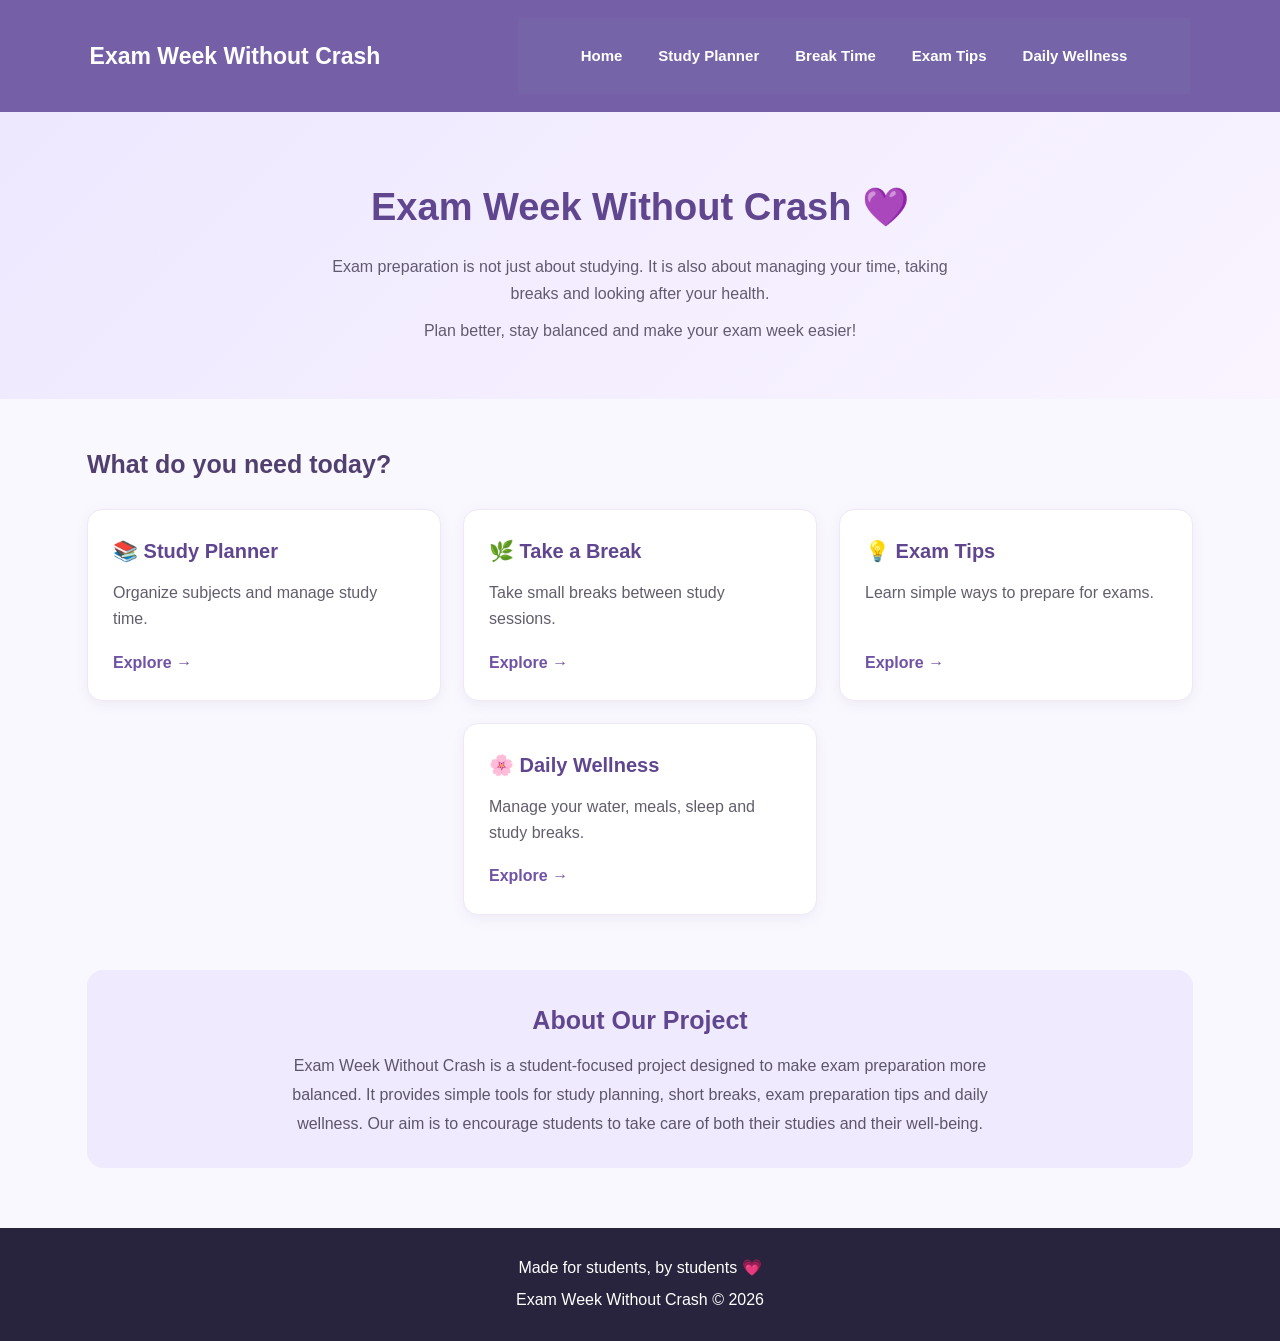
<file: index.html>
<!DOCTYPE html>
<html lang="en">

<head>
    <meta charset="UTF-8">
    <meta name="viewport" content="width=device-width, initial-scale=1.0">

    <title>Exam Week Without Crash</title>

    <!-- Existing CSS file -->
    <link rel="stylesheet" href="style.css">

    <!-- Home page styling -->
    <style>
        * {
            box-sizing: border-box;
        }

        body {
            margin: 0;
            font-family: Arial, sans-serif;
            background: #faf8ff;
            color: #353044;
        }

        .home-header {
            background: #7560a8;
            color: white;
            padding: 18px 7%;
            display: flex;
            justify-content: space-between;
            align-items: center;
            flex-wrap: wrap;
            gap: 15px;
        }

        .home-header h2 {
            margin: 0;
            font-size: 23px;
        }

        .home-nav {
            display: flex;
            flex-wrap: wrap;
            gap: 20px;
        }

        .home-nav a {
            color: white;
            text-decoration: none;
            font-size: 15px;
            font-weight: 600;
        }

        .home-nav a:hover {
            text-decoration: underline;
        }

        .home-hero {
            text-align: center;
            padding: 65px 20px 45px;
            background: linear-gradient(135deg, #eee8ff, #f9f4ff);
        }

        .home-hero h1 {
            color: #60458f;
            font-size: 38px;
            margin-bottom: 15px;
        }

        .home-hero p {
            max-width: 650px;
            margin: 10px auto;
            line-height: 1.7;
            color: #625b70;
            font-size: 16px;
        }

        .home-content {
            max-width: 1150px;
            margin: 45px auto;
            padding: 0 22px;
        }

        .home-content h2 {
            color: #51406f;
            margin-bottom: 25px;
            font-size: 25px;
        }

        .home-card-grid {
            display: grid;
            grid-template-columns: repeat(3, minmax(0, 1fr));
            gap: 22px;
            align-items: stretch;
        }

        .home-feature-card {
            background: white;
            border: 1px solid #eee8f7;
            border-radius: 15px;
            padding: 25px;
            min-height: 190px;
            display: flex;
            flex-direction: column;
            box-shadow: 0 4px 14px rgba(70, 50, 100, 0.07);
            transition: transform 0.2s, box-shadow 0.2s;
        }

        .home-feature-card:hover {
            transform: translateY(-4px);
            box-shadow: 0 8px 20px rgba(70, 50, 100, 0.13);
        }

        .home-feature-card h3 {
            color: #60458f;
            font-size: 20px;
            margin: 0 0 13px;
        }

        .home-feature-card p {
            color: #625d6b;
            line-height: 1.6;
            margin: 0 0 18px;
            flex-grow: 1;
        }

        .home-feature-card a {
            color: #7053a5;
            font-weight: bold;
            text-decoration: none;
            display: inline-block;
        }

        .home-feature-card a:hover {
            text-decoration: underline;
        }

        .home-about {
            margin-top: 55px;
            padding: 30px;
            background: #f0eaff;
            border-radius: 16px;
            text-align: center;
        }

        .home-about h2 {
            color: #60458f;
            margin-bottom: 12px;
        }

        .home-about p {
            max-width: 750px;
            margin: auto;
            line-height: 1.8;
            color: #5d5669;
        }

        .home-footer {
            background: #29243d;
            color: white;
            text-align: center;
            padding: 23px 15px;
            margin-top: 60px;
            line-height: 1.8;
        }

        .home-footer p {
            margin: 3px;
        }

        @media (max-width: 800px) {
            .home-card-grid {
                grid-template-columns: repeat(2, minmax(0, 1fr));
            }

            .home-hero h1 {
                font-size: 30px;
            }
        }

        @media (max-width: 550px) {
            .home-card-grid {
                grid-template-columns: 1fr;
            }

            .home-header {
                justify-content: center;
                text-align: center;
            }

            .home-nav {
                justify-content: center;
            }

            .home-hero {
                padding: 45px 18px;
            }
        }
        /* Center the fourth card */
.home-feature-card:nth-child(4) {
    grid-column: 2 / 3;
}

@media (max-width: 800px) {
    .home-feature-card:nth-child(4) {
        grid-column: auto;
    }
}
    </style>
</head>

<body>

    <!-- Website Header -->
    <header class="home-header">

        <h2>Exam Week Without Crash</h2>

        <nav class="home-nav">
            <a href="index.html">Home</a>
            <a href="planner.html">Study Planner</a>
            <a href="break.html">Break Time</a>
            <a href="tips.html">Exam Tips</a>
            <a href="wellness.html">Daily Wellness</a>
        </nav>

    </header>


    <!-- Welcome Section -->
    <section class="home-hero">

        <h1>Exam Week Without Crash 💜</h1>

        <p>
            Exam preparation is not just about studying.
            It is also about managing your time, taking breaks
            and looking after your health.
        </p>

        <p>
            Plan better, stay balanced and make your exam week easier!
        </p>

    </section>


    <!-- Main Features -->
    <main class="home-content">

        <h2>What do you need today?</h2>

        <section class="home-card-grid">

            <!-- Study Planner Card -->
            <div class="home-feature-card">

                <h3>📚 Study Planner</h3>

                <p>
                    Organize subjects and manage study time.
                </p>

                <a href="planner.html">Explore →</a>

            </div>


            <!-- Break Time Card -->
            <div class="home-feature-card">

                <h3>🌿 Take a Break</h3>

                <p>
                    Take small breaks between study sessions.
                </p>

                <a href="break.html">Explore →</a>

            </div>


            <!-- Exam Tips Card -->
            <div class="home-feature-card">

                <h3>💡 Exam Tips</h3>

                <p>
                    Learn simple ways to prepare for exams.
                </p>

                <a href="tips.html">Explore →</a>

            </div>


            <!-- Daily Wellness Card -->
            <div class="home-feature-card">

                <h3>🌸 Daily Wellness</h3>

                <p>
                    Manage your water, meals, sleep and study breaks.
                </p>

                <a href="wellness.html">Explore →</a>

            </div>

        </section>


        <!-- About Project Section -->
        <section class="home-about">

            <h2>About Our Project</h2>

            <p>
                Exam Week Without Crash is a student-focused project
                designed to make exam preparation more balanced.
                It provides simple tools for study planning, short
                breaks, exam preparation tips and daily wellness.
                Our aim is to encourage students to take care of
                both their studies and their well-being.
            </p>

        </section>

    </main>


    <!-- Website Footer -->
    <footer class="home-footer">

        <p>Made for students, by students 💗</p>

        <p>Exam Week Without Crash © 2026</p>

    </footer>


    <!-- Existing JavaScript file -->
    <script src="script.js"></script>

</body>
</html>
</file>
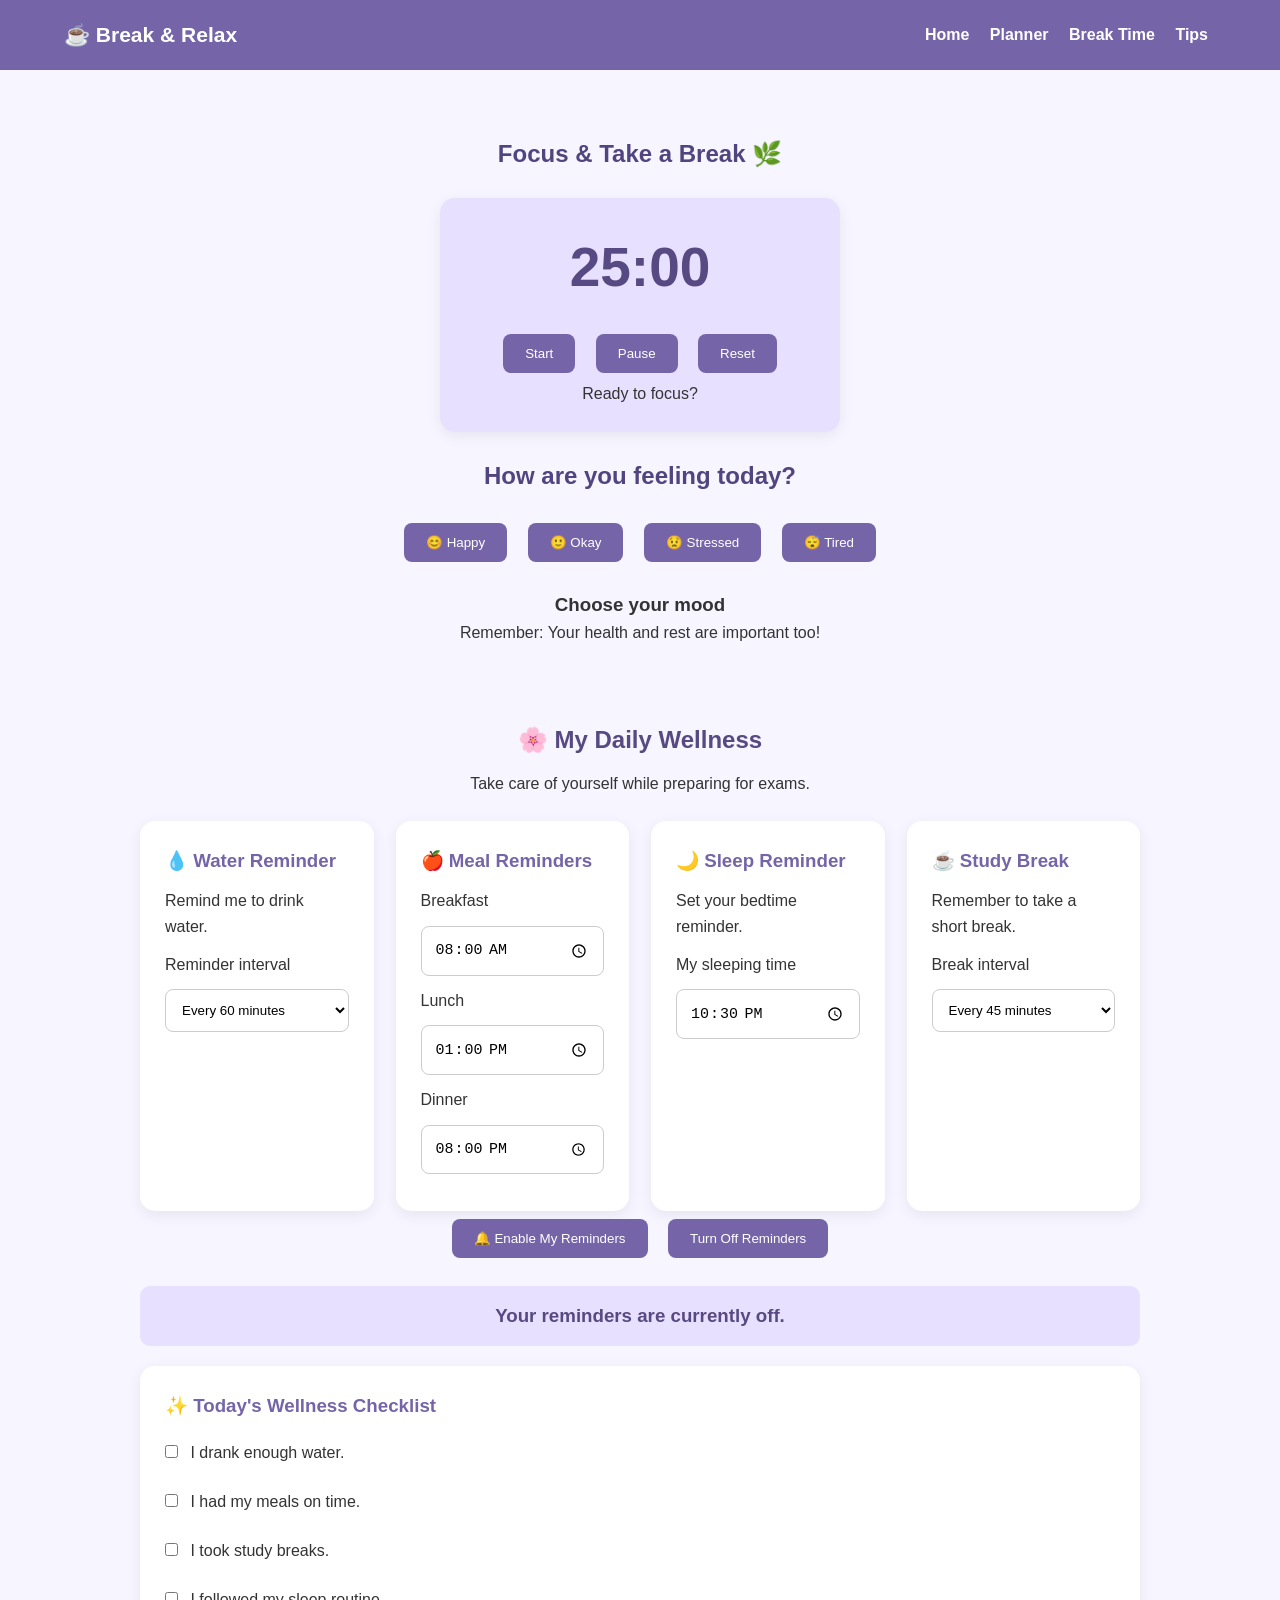
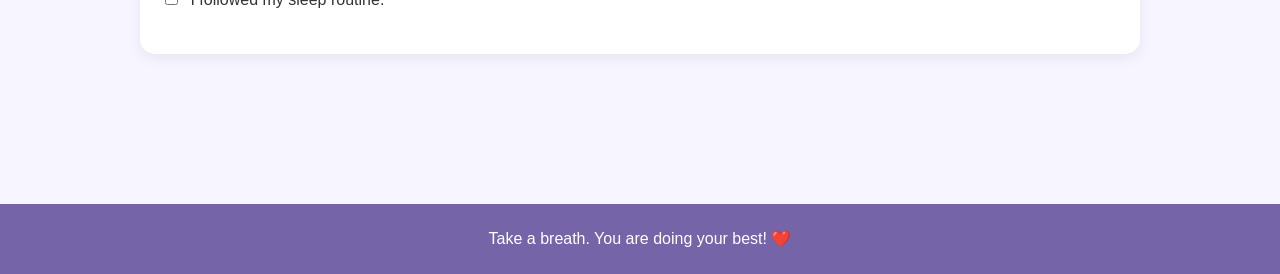
<file: break.html>
<!DOCTYPE html>
<html>
<head>
    <title>Break Time</title>
    <link rel="stylesheet" href="style.css">
</head>
<body>

<nav>
    <h2>☕ Break & Relax</h2>
    <div>
        <a href="index.html">Home</a>
        <a href="planner.html">Planner</a>
        <a href="break.html">Break Time</a>
        <a href="tips.html">Tips</a>
    </div>
</nav>

<section class="container center">
    <h1>Focus & Take a Break 🌿</h1>

    <div class="timer-box">
        <h2 id="timer">25:00</h2>
        <button onclick="startTimer()">Start</button>
        <button onclick="pauseTimer()">Pause</button>
        <button onclick="resetTimer()">Reset</button>
        <p id="timerMessage">Ready to focus?</p>
    </div>

    <h2>How are you feeling today?</h2>

    <div class="moods">
        <button onclick="setMood('Happy 😊')">😊 Happy</button>
        <button onclick="setMood('Okay 🙂')">🙂 Okay</button>
        <button onclick="setMood('Stressed 😟')">😟 Stressed</button>
        <button onclick="setMood('Tired 😴')">😴 Tired</button>
    </div>

    <h3 id="moodResult">Choose your mood</h3>

    <p>Remember: Your health and rest are important too!</p>
    <!-- DAILY WELLNESS REMINDERS -->

<div class="wellness-section" id="wellness">

    <h1>🌸 My Daily Wellness</h1>
    <p>Take care of yourself while preparing for exams.</p>

    <div class="cards">

        <div class="card">
            <h3>💧 Water Reminder</h3>
            <p>Remind me to drink water.</p>
            <label>Reminder interval</label>
            <select id="waterInterval">
                <option value="30">Every 30 minutes</option>
                <option value="60" selected>Every 60 minutes</option>
                <option value="90">Every 90 minutes</option>
            </select>
        </div>

        <div class="card">
            <h3>🍎 Meal Reminders</h3>
            <label>Breakfast</label>
            <input type="time" id="breakfastTime" value="08:00">

            <label>Lunch</label>
            <input type="time" id="lunchTime" value="13:00">

            <label>Dinner</label>
            <input type="time" id="dinnerTime" value="20:00">
        </div>

        <div class="card">
            <h3>🌙 Sleep Reminder</h3>
            <p>Set your bedtime reminder.</p>
            <label>My sleeping time</label>
            <input type="time" id="sleepTime" value="22:30">
        </div>

        <div class="card">
            <h3>☕ Study Break</h3>
            <p>Remember to take a short break.</p>
            <label>Break interval</label>
            <select id="breakInterval">
                <option value="30">Every 30 minutes</option>
                <option value="45" selected>Every 45 minutes</option>
                <option value="60">Every 60 minutes</option>
            </select>
        </div>

    </div>

    <button onclick="enableReminders()">
        🔔 Enable My Reminders
    </button>

    <button onclick="disableReminders()">
        Turn Off Reminders
    </button>

    <h3 id="reminderStatus">
        Your reminders are currently off.
    </h3>

    <div class="card">
        <h3>✨ Today's Wellness Checklist</h3>

        <label><input type="checkbox"> I drank enough water.</label>
        <label><input type="checkbox"> I had my meals on time.</label>
        <label><input type="checkbox"> I took study breaks.</label>
        <label><input type="checkbox"> I followed my sleep routine.</label>
    </div>

</div>
</section>

<footer>
    Take a breath. You are doing your best! ❤️
</footer>

<script src="script.js"></script>
</body>
</html>
</file>
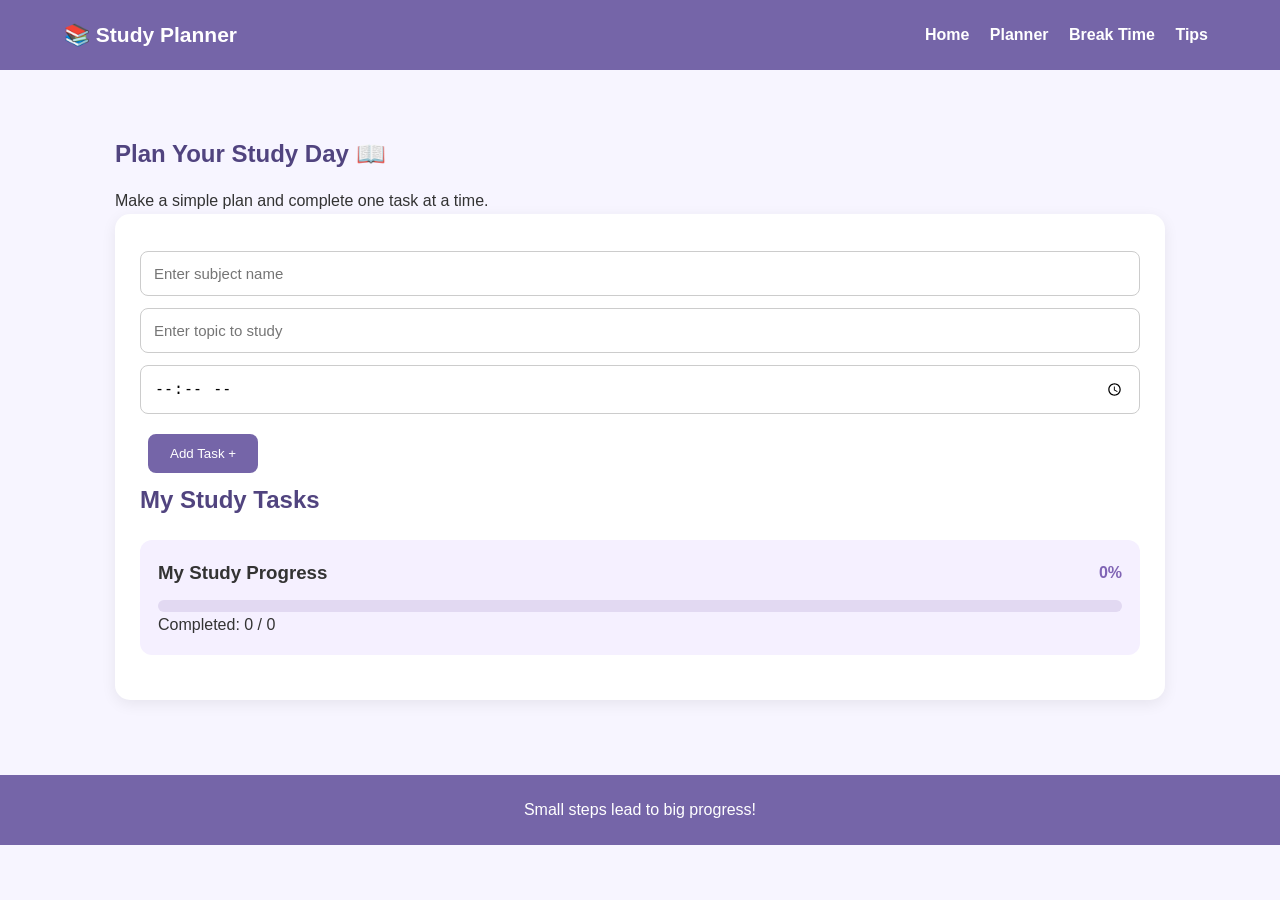
<file: planner.html>
<!DOCTYPE html>
<html>
<head>
    <title>Study Planner</title>
    <link rel="stylesheet" href="style.css">
</head>
<body>

<nav>
    <h2>📚 Study Planner</h2>
    <div>
        <a href="index.html">Home</a>
        <a href="planner.html">Planner</a>
        <a href="break.html">Break Time</a>
        <a href="tips.html">Tips</a>
    </div>
</nav>

<section class="container">
    <h1>Plan Your Study Day 📖</h1>
    <p>Make a simple plan and complete one task at a time.</p>

    <div class="planner-box">
        <input id="subject" placeholder="Enter subject name">
        <input id="topic" placeholder="Enter topic to study">
        <input id="studyTime" type="time">

        <button onclick="addTask()">Add Task +</button>

        <h2>My Study Tasks</h2>

<div class="progress-section">
    <div class="progress-heading">
        <h3>My Study Progress</h3>
        <span id="progressPercent">0%</span>
    </div>

    <div class="progress-bar">
        <div id="progressFill"></div>
    </div>

    <p id="progress">Completed: 0 / 0</p>
</div>

<div id="taskList"></div>
    </div>
</section>

<footer>
    Small steps lead to big progress!
</footer>

<script src="script.js"></script>
</body>
</html>
</file>
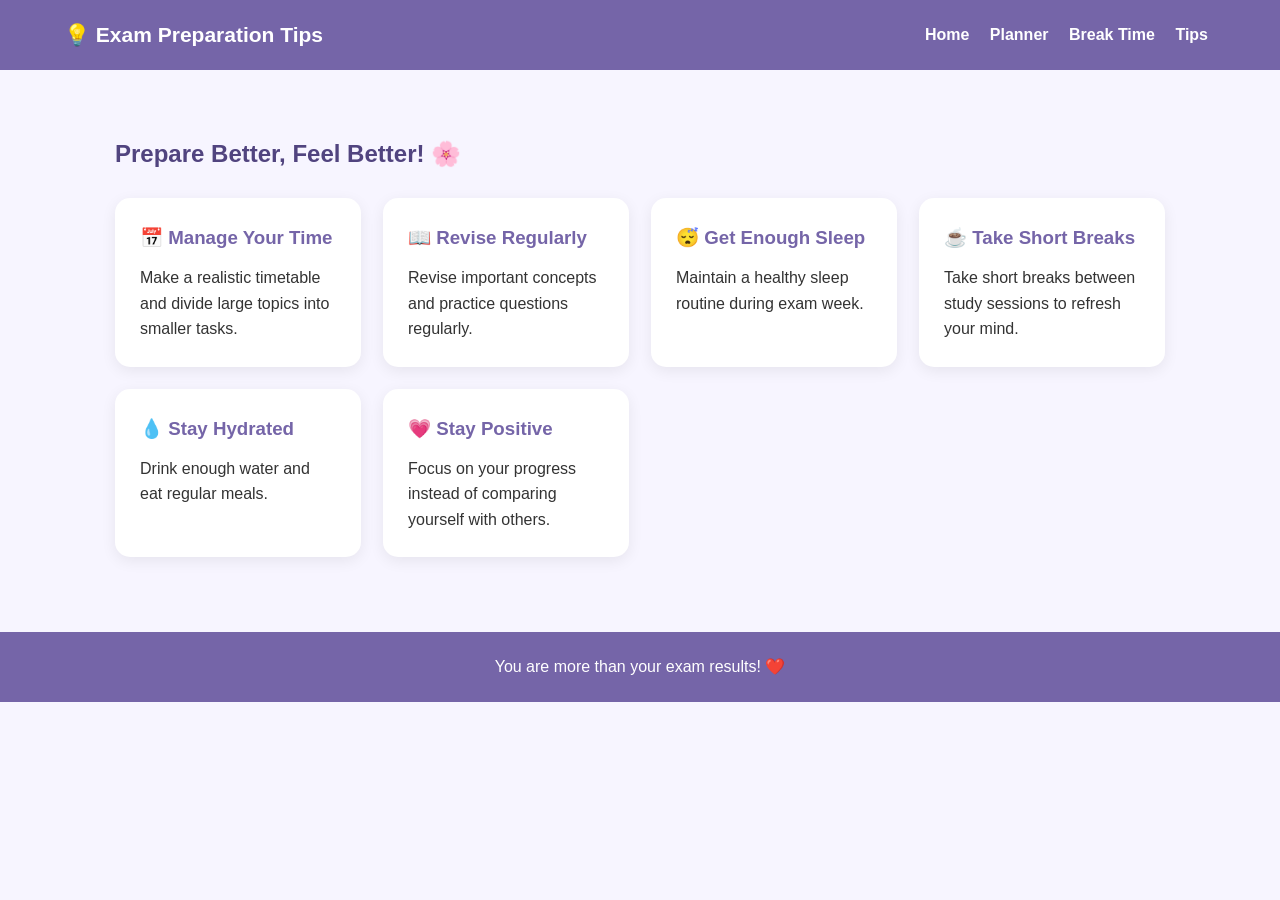
<file: tips.html>
<!DOCTYPE html>
<html>
<head>
    <title>Exam Tips</title>
    <link rel="stylesheet" href="style.css">
</head>
<body>

<nav>
    <h2>💡 Exam Preparation Tips</h2>
    <div>
        <a href="index.html">Home</a>
        <a href="planner.html">Planner</a>
        <a href="break.html">Break Time</a>
        <a href="tips.html">Tips</a>
    </div>
</nav>

<section class="container">
    <h1>Prepare Better, Feel Better! 🌸</h1>

    <div class="cards">

        <div class="card">
            <h3>📅 Manage Your Time</h3>
            <p>Make a realistic timetable and divide large topics into smaller tasks.</p>
        </div>

        <div class="card">
            <h3>📖 Revise Regularly</h3>
            <p>Revise important concepts and practice questions regularly.</p>
        </div>

        <div class="card">
            <h3>😴 Get Enough Sleep</h3>
            <p>Maintain a healthy sleep routine during exam week.</p>
        </div>

        <div class="card">
            <h3>☕ Take Short Breaks</h3>
            <p>Take short breaks between study sessions to refresh your mind.</p>
        </div>

        <div class="card">
            <h3>💧 Stay Hydrated</h3>
            <p>Drink enough water and eat regular meals.</p>
        </div>

        <div class="card">
            <h3>💗 Stay Positive</h3>
            <p>Focus on your progress instead of comparing yourself with others.</p>
        </div>

    </div>
</section>

<footer>
    You are more than your exam results! ❤️
</footer>

</body>
</html>
</file>
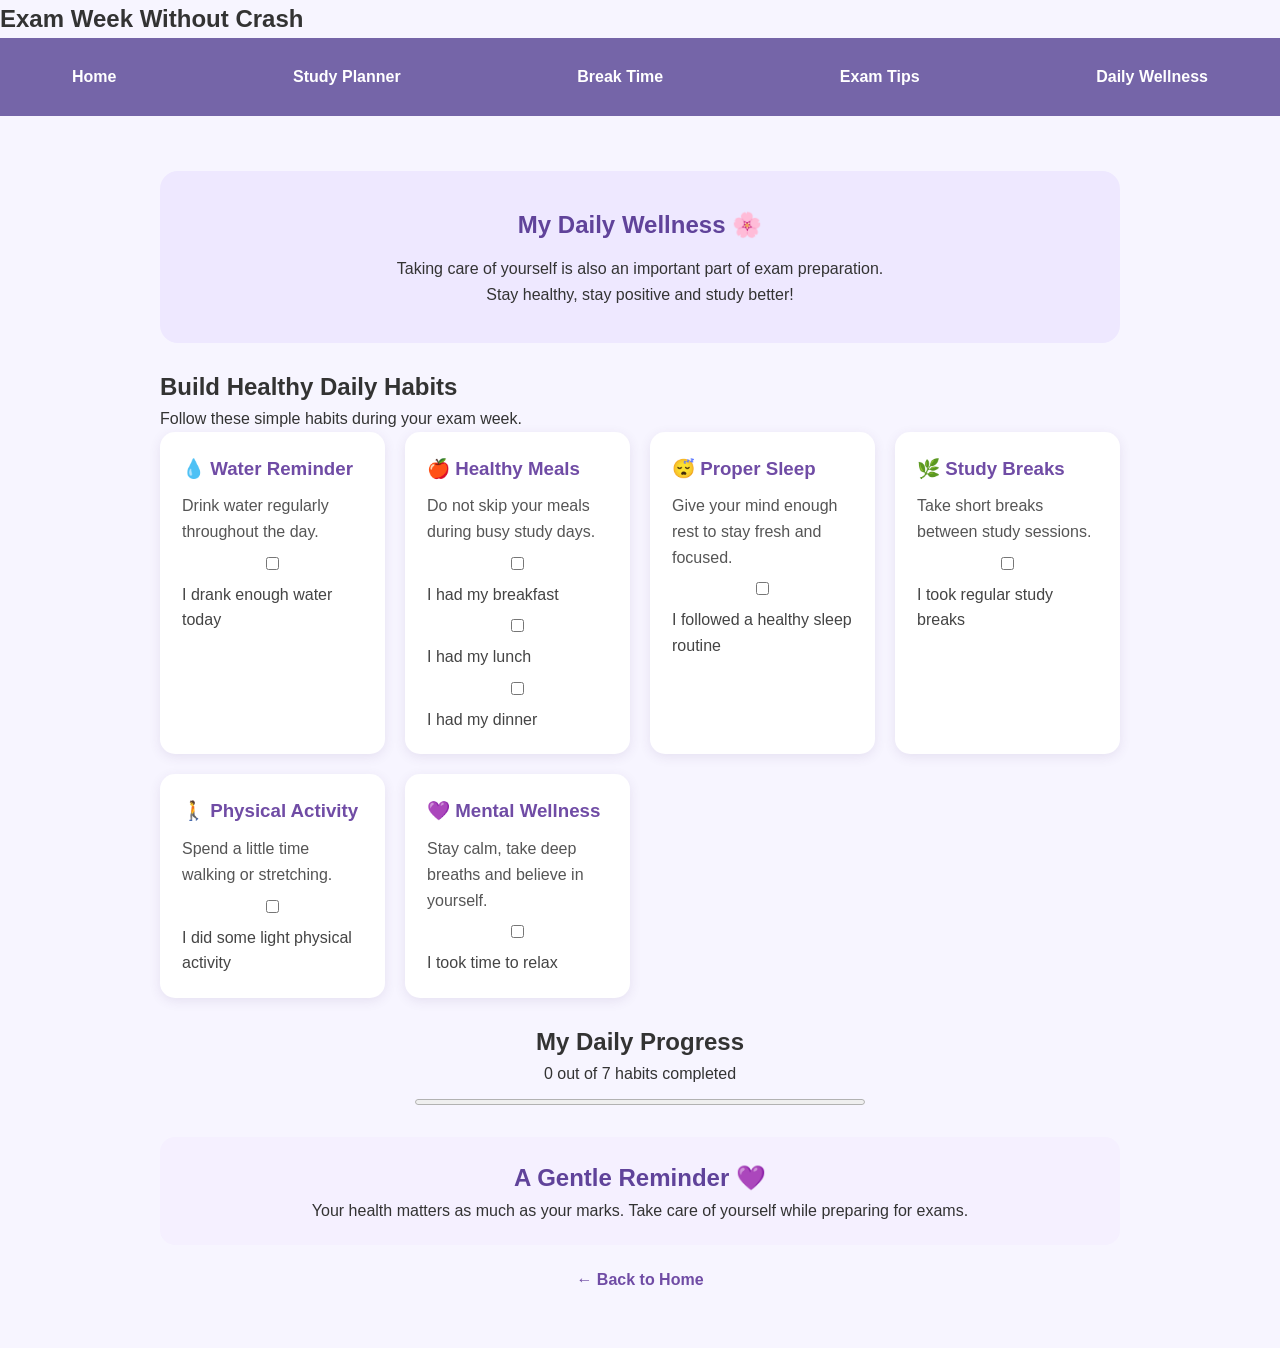
<file: wellness.html>
<!DOCTYPE html>
<html lang="en">
<head>
    <meta charset="UTF-8">
    <meta name="viewport" content="width=device-width, initial-scale=1.0">
    <title>Daily Wellness | Exam Week Without Crash</title>
    <link rel="stylesheet" href="style.css">

    <style>
        .wellness-container {
            max-width: 1000px;
            margin: 35px auto;
            padding: 20px;
        }

        .wellness-hero {
            text-align: center;
            padding: 35px 20px;
            background: #eee8ff;
            border-radius: 18px;
            margin-bottom: 25px;
        }

        .wellness-hero h1 {
            color: #60439a;
            margin-bottom: 12px;
        }

        .wellness-grid {
            display: grid;
            grid-template-columns: repeat(auto-fit, minmax(220px, 1fr));
            gap: 20px;
        }

        .wellness-card {
            background: white;
            padding: 22px;
            border-radius: 15px;
            box-shadow: 0 3px 12px rgba(80, 50, 120, 0.10);
        }

        .wellness-card h3 {
            color: #704ca5;
            margin-bottom: 10px;
        }

        .wellness-card p {
            color: #555;
            line-height: 1.6;
        }

        .wellness-card label {
            display: block;
            margin-top: 12px;
            color: #444;
        }

        .wellness-card input {
            margin-right: 8px;
        }

        .wellness-message {
            background: #f5f0ff;
            padding: 22px;
            border-radius: 15px;
            text-align: center;
            margin-top: 25px;
        }

        .wellness-message h2 {
            color: #60439a;
        }

        .progress-area {
            margin-top: 25px;
            text-align: center;
        }

        #wellnessProgress {
            width: 100%;
            max-width: 450px;
            height: 12px;
            accent-color: #8056b5;
        }

        .back-home {
            display: inline-block;
            margin-top: 22px;
            color: #704ca5;
            font-weight: bold;
            text-decoration: none;
        }
    </style>
</head>

<body>

    <header>
        <h2>Exam Week Without Crash</h2>
        <nav>
            <a href="index.html">Home</a>
            <a href="planner.html">Study Planner</a>
            <a href="break.html">Break Time</a>
            <a href="tips.html">Exam Tips</a>
            <a href="wellness.html">Daily Wellness</a>
        </nav>
    </header>

    <main class="wellness-container">

        <section class="wellness-hero">
            <h1>My Daily Wellness 🌸</h1>
            <p>
                Taking care of yourself is also an important part
                of exam preparation.
            </p>
            <p>
                Stay healthy, stay positive and study better!
            </p>
        </section>

        <h2>Build Healthy Daily Habits</h2>
        <p>Follow these simple habits during your exam week.</p>

        <section class="wellness-grid">

            <div class="wellness-card">
                <h3>💧 Water Reminder</h3>
                <p>Drink water regularly throughout the day.</p>
                <label>
                    <input type="checkbox" class="habit">
                    I drank enough water today
                </label>
            </div>

            <div class="wellness-card">
                <h3>🍎 Healthy Meals</h3>
                <p>Do not skip your meals during busy study days.</p>
                <label>
                    <input type="checkbox" class="habit">
                    I had my breakfast
                </label>
                <label>
                    <input type="checkbox" class="habit">
                    I had my lunch
                </label>
                <label>
                    <input type="checkbox" class="habit">
                    I had my dinner
                </label>
            </div>

            <div class="wellness-card">
                <h3>😴 Proper Sleep</h3>
                <p>Give your mind enough rest to stay fresh and focused.</p>
                <label>
                    <input type="checkbox" class="habit">
                    I followed a healthy sleep routine
                </label>
            </div>

            <div class="wellness-card">
                <h3>🌿 Study Breaks</h3>
                <p>Take short breaks between study sessions.</p>
                <label>
                    <input type="checkbox" class="habit">
                    I took regular study breaks
                </label>
            </div>

            <div class="wellness-card">
                <h3>🚶 Physical Activity</h3>
                <p>Spend a little time walking or stretching.</p>
                <label>
                    <input type="checkbox" class="habit">
                    I did some light physical activity
                </label>
            </div>

            <div class="wellness-card">
                <h3>💜 Mental Wellness</h3>
                <p>Stay calm, take deep breaths and believe in yourself.</p>
                <label>
                    <input type="checkbox" class="habit">
                    I took time to relax
                </label>
            </div>

        </section>

        <section class="progress-area">
            <h2>My Daily Progress</h2>
            <p id="progressText">0 out of 7 habits completed</p>
            <progress id="wellnessProgress" value="0" max="7"></progress>
        </section>

        <section class="wellness-message">
            <h2>A Gentle Reminder 💜</h2>
            <p>
                Your health matters as much as your marks.
                Take care of yourself while preparing for exams.
            </p>
        </section>

        <div style="text-align:center;">
            <a href="index.html" class="back-home">← Back to Home</a>
        </div>

    </main>

    <script>
        const habits = document.querySelectorAll(".habit");
        const progress = document.getElementById("wellnessProgress");
        const progressText = document.getElementById("progressText");

        habits.forEach((habit, index) => {
            habit.checked =
                localStorage.getItem("wellnessHabit" + index) === "true";

            habit.addEventListener("change", () => {
                localStorage.setItem(
                    "wellnessHabit" + index,
                    habit.checked
                );
                updateProgress();
            });
        });

        function updateProgress() {
            let completed = 0;

            habits.forEach(habit => {
                if (habit.checked) {
                    completed++;
                }
            });

            progress.value = completed;
            progressText.textContent =
                completed + " out of 7 habits completed";
        }

        updateProgress();
    </script>

</body>
</html>
</file>
<file: style.css>
* {
    margin: 0;
    padding: 0;
    box-sizing: border-box;
}

body {
    font-family: Arial, sans-serif;
    background: #f7f5ff;
    color: #333;
    line-height: 1.6;
}

nav {
    background: #7565a8;
    color: white;
    padding: 18px 5%;
    display: flex;
    justify-content: space-between;
    align-items: center;
    flex-wrap: wrap;
    gap: 12px;
}

nav h2 {
    font-size: 21px;
}

nav a {
    color: white;
    text-decoration: none;
    margin: 8px;
    font-weight: bold;
}

nav a:hover {
    color: #ffe5a8;
}

.hero {
    text-align: center;
    padding: 90px 20px;
    background: linear-gradient(135deg, #e7ddff, #d9efff);
}

.hero h1 {
    font-size: 42px;
    color: #51447f;
}

.hero p {
    margin: 12px;
}

.btn, button {
    display: inline-block;
    background: #7565a8;
    color: white;
    padding: 12px 22px;
    border: none;
    border-radius: 8px;
    text-decoration: none;
    cursor: pointer;
    margin: 8px;
}

.btn:hover, button:hover {
    background: #574981;
}

.container {
    max-width: 1100px;
    margin: 40px auto;
    padding: 25px;
}

.container h1, .container h2 {
    color: #51447f;
    margin-bottom: 15px;
}

.cards {
    display: grid;
    grid-template-columns: repeat(auto-fit, minmax(220px, 1fr));
    gap: 22px;
    margin-top: 25px;
}

.card, .planner-box, .timer-box {
    background: white;
    padding: 25px;
    border-radius: 15px;
    box-shadow: 0 4px 15px #00000012;
}

.card h3 {
    color: #7565a8;
    margin-bottom: 12px;
}

.card a {
    display: inline-block;
    color: #7565a8;
    margin-top: 12px;
    font-weight: bold;
    text-decoration: none;
}

input {
    display: block;
    width: 100%;
    padding: 13px;
    margin: 12px 0;
    border: 1px solid #ccc;
    border-radius: 8px;
    font-size: 15px;
}

.task {
    background: #f0edff;
    padding: 12px;
    border-radius: 8px;
    margin: 10px 0;
    display: flex;
    align-items: center;
    gap: 10px;
    overflow-wrap: anywhere;
}

.task input {
    width: auto;
    margin: 0;
}

.task span {
    flex: 1;
}

.done {
    text-decoration: line-through;
    color: gray;
}

.timer-box {
    max-width: 400px;
    margin: 25px auto;
    background: #e8e0ff;
}

#timer {
    font-size: 55px;
    color: #574981;
}

.center {
    text-align: center;
}

.moods {
    margin: 20px;
}

footer {
    background: #7565a8;
    color: white;
    text-align: center;
    padding: 22px;
    margin-top: 50px;
}

@media(max-width: 650px) {
    nav {
        flex-direction: column;
        text-align: center;
    }

    nav a {
        display: inline-block;
        margin: 5px;
    }

    .hero h1 {
        font-size: 30px;
    }

    .container {
        padding: 15px;
    }
}
/* DAILY WELLNESS DESIGN */

.wellness-section {
    max-width: 1100px;
    margin: 50px auto;
    padding: 25px;
    text-align: center;
}

.wellness-section h1 {
    color: #574981;
    margin-bottom: 12px;
}

.wellness-section .card {
    text-align: left;
}

.wellness-section label {
    display: block;
    margin: 12px 0;
}

.wellness-section select {
    width: 100%;
    padding: 12px;
    border: 1px solid #ccc;
    border-radius: 8px;
    background: white;
}

.wellness-section input[type="checkbox"] {
    display: inline-block;
    width: auto;
    margin-right: 8px;
}

#reminderStatus {
    background: #e8e0ff;
    color: #574981;
    padding: 15px;
    border-radius: 10px;
    margin: 20px 0;
}
.progress-section {
    margin: 20px 0;
    padding: 18px;
    background: #f5f0ff;
    border-radius: 12px;
}

.progress-heading {
    display: flex;
    justify-content: space-between;
    align-items: center;
    margin-bottom: 12px;
}

.progress-heading h3 {
    margin: 0;
}

#progressPercent {
    font-weight: bold;
    color: #8064b5;
}

.progress-bar {
    width: 100%;
    height: 12px;
    background: #e2d9f2;
    border-radius: 20px;
    overflow: hidden;
}

#progressFill {
    width: 0%;
    height: 100%;
    background: #8969bd;
    border-radius: 20px;
    transition: width 0.4s ease;
}
</file>
